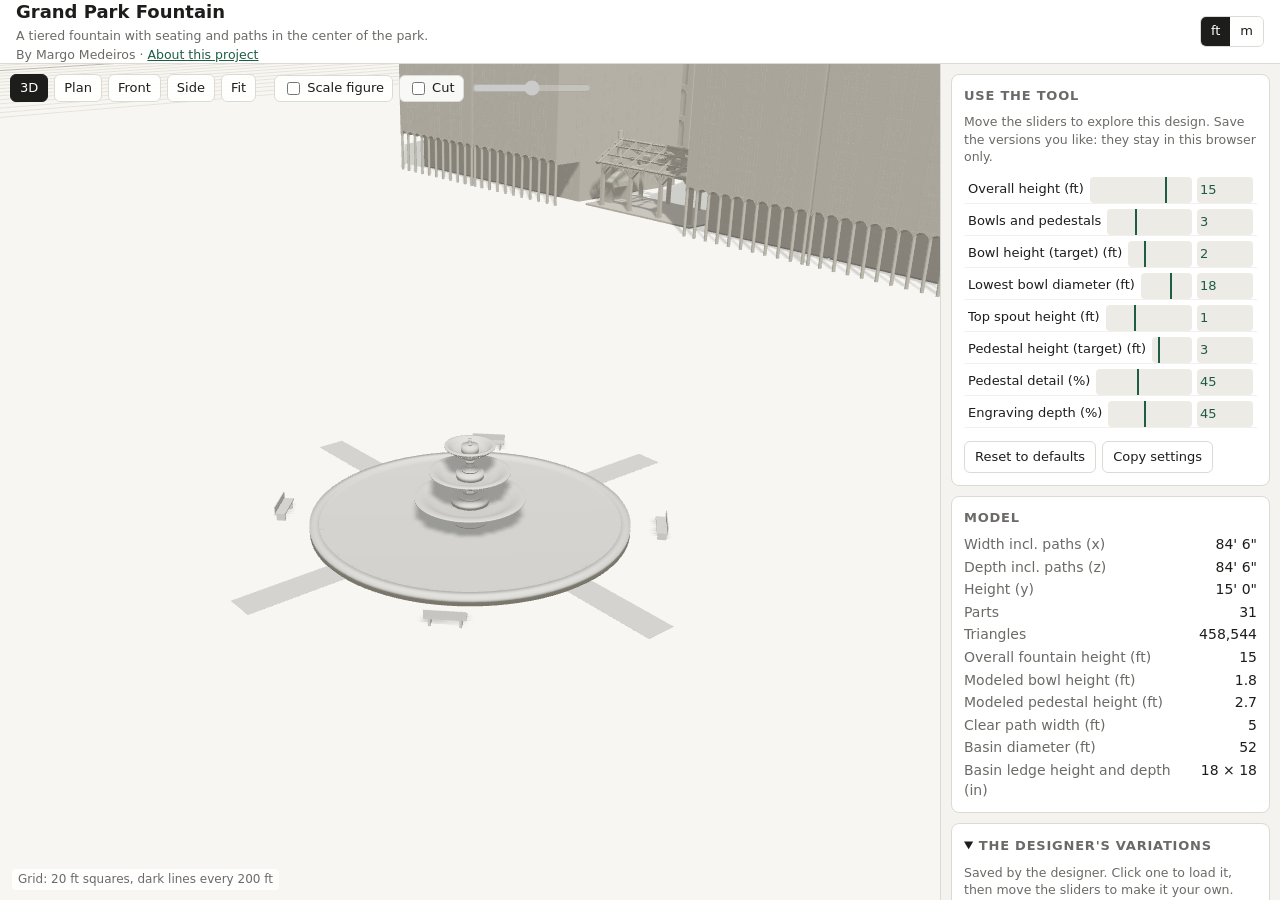
<file: generator/index.html>
<!doctype html>
<html lang="en">
<head>
  <meta charset="utf-8">
  <script>
    // When this page lives in a folder of a website (yoursite.com/generator) and is opened
    // without the final slash, point relative files at the folder anyway. (No redirect, so
    // hosts that strip slashes can't cause a loop.)
    (function () {
      var p = location.pathname;
      if (location.protocol === 'file:' || p.endsWith('/') || /\.[a-z0-9]+$/i.test(p)) return;
      var base = document.createElement('base');
      // "/generator/index" (some servers drop .html) means the folder; "/generator" is the folder too.
      base.href = /\/index$/i.test(p) ? p.replace(/index$/i, '') : p + '/';
      document.head.appendChild(base);
    })();
  </script>
  <meta name="viewport" content="width=device-width, initial-scale=1">
  <title>Generator</title>
  <meta name="description" content="A 3D generator: design rules that produce variations, built with an AI agent.">
  <link rel="stylesheet" href="./app/style.css">

  <!-- If someone double-clicks index.html, modules can't load. Explain instead of showing a blank page. -->
  <script>
    if (location.protocol === 'file:') {
      document.addEventListener('DOMContentLoaded', function () {
        document.body.innerHTML =
          '<div class="fileguard"><h1>This page needs a local server</h1>' +
          '<p>You opened <code>index.html</code> straight from your files. Browsers block 3D code that way.</p>' +
          '<p><b>Easiest:</b> ask your agent <i>"Start a local server for this folder and give me the link."</i></p>' +
          '<p><b>Or in a terminal inside this folder:</b></p>' +
          '<pre>npx --yes serve .</pre><p>then open the link it prints (usually http://localhost:3000).</p>' +
          '<p>Full steps are in README.md.</p></div>';
      });
    }
  </script>

  <script>
    // Very old browsers (Safari before 16.4) can't load this page. Say so instead of staying blank.
    if (location.protocol !== 'file:' && !(window.HTMLScriptElement && HTMLScriptElement.supports && HTMLScriptElement.supports('importmap'))) {
      document.addEventListener('DOMContentLoaded', function () {
        document.body.innerHTML = '<div class="fileguard"><h1>This browser is too old for this page</h1>' +
          '<p>Update your browser, or open the page in a current Chrome, Edge, Firefox or Safari.</p></div>';
      });
    }
  </script>
  <script type="importmap">
  {
    "imports": {
      "three": "./lib/three/three.module.js",
      "three/addons/": "./lib/three/addons/",
      "three/examples/jsm/": "./lib/three/addons/",
      "lil-gui": "./lib/lil-gui.esm.js"
    }
  }
  </script>
</head>
<body>
  <header class="topbar">
    <div class="titles">
      <h1 id="toolName">Generator</h1>
      <p id="toolDesc"></p>
      <p id="byline" class="byline" hidden></p>
    </div>
    <div class="topbar-right">
      <span id="liveBadge" class="badge" hidden title="This page reloads your generator by itself whenever generator.js changes.">Live reload on</span>
      <div class="seg" role="group" aria-label="Units">
        <button type="button" data-units="feet" class="on">ft</button>
        <button type="button" data-units="meters">m</button>
      </div>
    </div>
  </header>

  <main class="layout">
    <section class="stage" aria-label="3D view">
      <div id="viewport"></div>

      <div class="viewbar" role="toolbar" aria-label="View">
        <button type="button" data-view="3d" class="on">3D</button>
        <button type="button" data-view="plan">Plan</button>
        <button type="button" data-view="front">Front</button>
        <button type="button" data-view="side">Side</button>
        <button type="button" id="fitBtn" title="Frame the whole model">Fit</button>
        <span class="sep"></span>
        <label class="chk"><input type="checkbox" id="figureChk"> Scale figure</label>
        <label class="chk"><input type="checkbox" id="cutChk"> Cut</label>
        <input type="range" id="cutRange" min="0" max="1" step="0.001" value="0.5" disabled aria-label="Cut height">
        <span id="cutLabel" class="muted"></span>
      </div>

      <div id="gridLabel" class="gridlabel"></div>

      <div id="errorBox" class="errorbox" hidden role="alert">
        <div class="errorhead">
          <strong>Your generator has a problem</strong>
          <button type="button" id="errorClose" aria-label="Hide">×</button>
        </div>
        <p class="muted">The last working version is still showing. Copy the error and paste it to your agent.</p>
        <pre id="errorText"></pre>
        <button type="button" id="errorCopy" class="primary">Copy error for my agent</button>
      </div>

      <div id="toast" class="toast" hidden></div>
    </section>

    <aside class="panel">
      <section class="card">
        <h2>Use the tool</h2>
        <p class="hint" id="useHint">Move the sliders to make variations. To change what the tool <i>can</i> do, ask your agent to change <code>generator.js</code>, your definition.</p>
        <div id="guiHost"></div>
        <div class="row">
          <button type="button" id="resetBtn">Reset to defaults</button>
          <button type="button" id="copySettingsBtn" title="Copy the current slider values as text">Copy settings</button>
        </div>
      </section>

      <section class="card" id="warnCard" hidden>
        <h2>Rule checks</h2>
        <ul id="warnList" class="warnlist"></ul>
      </section>

      <section class="card">
        <h2>Model</h2>
        <dl id="statsList" class="stats"></dl>
      </section>

      <details class="card" id="featCard" open hidden>
        <summary><h2>The designer's variations</h2></summary>
        <p class="hint" id="featHint">Saved by the designer. Click one to load it, then move the sliders to make it your own.</p>
        <div id="featGrid" class="vargrid"></div>
      </details>

      <section class="card">
        <h2 id="varTitle">Variations</h2>
        <p class="hint">Save variation keeps the current design in this browser. Download PNG sheet makes one image of your saved designs and their slider settings.</p>
        <div class="row">
          <button type="button" id="saveVarBtn" class="primary">Save variation</button>
          <button type="button" id="sheetBtn">Download PNG sheet</button>
          <button type="button" id="exportVarBtn" title="Save your variations as variations.json, to publish them with your tool">Export for website</button>
        </div>
        <div id="varGrid" class="vargrid"></div>
        <p id="varEmpty" class="hint">Saved variations appear here. Click one to bring it back.</p>
      </section>

      <section class="card">
        <h2>Context</h2>
        <p class="hint">Bring in your own model (OBJ, STL or GLB from Rhino) to design around. It is never exported.</p>
        <div class="row">
          <button type="button" id="importBtn">Import model…</button>
          <label class="chk"><input type="checkbox" id="ctxShowChk" checked disabled> Show</label>
          <button type="button" id="ctxClearBtn" disabled>Remove</button>
        </div>
        <p id="ctxInfo" class="hint"></p>
        <input type="file" id="importFile" accept=".obj,.stl,.glb" hidden>
      </section>

      <section class="card">
        <h2>Export</h2>
        <div class="row">
          <button type="button" id="stlBtn" class="primary">STL for printing…</button>
          <button type="button" id="objBtn">OBJ for Rhino…</button>
          <button type="button" id="shotBtn">Screenshot</button>
        </div>
      </section>
    </aside>
  </main>

  <!-- Import dialog -->
  <dialog id="importDlg">
    <form method="dialog">
      <h2>Import a context model</h2>
      <p id="importName" class="muted"></p>
      <label>The file's units
        <select id="importUnits">
          <option value="feet">Feet</option>
          <option value="inches">Inches</option>
          <option value="meters">Meters</option>
          <option value="centimeters">Centimeters</option>
          <option value="millimeters">Millimeters</option>
        </select>
      </label>
      <label>Which way is up?
        <select id="importUp">
          <option value="z">Z is up (Rhino, most CAD)</option>
          <option value="y">Y is up (GLB, Blender exports, three.js)</option>
        </select>
      </label>
      <label>Heights
        <select id="importHeight">
          <option value="keep">Keep the file's heights (its 0 is the ground)</option>
          <option value="drop">Put its lowest point on the ground</option>
        </select>
      </label>
      <label class="chk"><input type="checkbox" id="importCenter" checked> Move it to the center of the grid (left/right and front/back only)</label>
      <p class="hint">Not sure about units? Pick one, turn on the scale figure, and import again if it looks wrong. If the model floats or sinks, import again and change Heights.</p>
      <menu>
        <button value="cancel" type="submit">Cancel</button>
        <button value="ok" type="submit" class="primary">Import</button>
      </menu>
    </form>
  </dialog>

  <!-- STL dialog -->
  <dialog id="stlDlg">
    <form method="dialog">
      <h2>Export STL for printing</h2>
      <label>Print scale
        <select id="stlScale">
          <option value="1">Full size (1:1)</option>
          <option value="12">1" = 1'-0" (1:12)</option>
          <option value="24">1/2" = 1'-0" (1:24)</option>
          <option value="48">1/4" = 1'-0" (1:48)</option>
          <option value="96">1/8" = 1'-0" (1:96)</option>
          <option value="192">1/16" = 1'-0" (1:192)</option>
          <option value="20">1:20</option>
          <option value="50">1:50</option>
          <option value="100">1:100</option>
          <option value="200">1:200</option>
          <option value="500">1:500</option>
        </select>
      </label>
      <p id="stlInfo"></p>
      <ul id="stlWarn" class="warnlist"></ul>
      <p class="hint">The file is in millimeters with Z up, which is what slicers expect. Only your design is exported, not the context, figure or ground. The thin-part check measures each part's overall size, so a thin wall inside a bigger shape can slip past it: always check the file in your slicer.</p>
      <menu>
        <button value="cancel" type="submit">Cancel</button>
        <button value="ok" type="submit" class="primary">Download STL</button>
      </menu>
    </form>
  </dialog>

  <!-- OBJ dialog -->
  <dialog id="objDlg">
    <form method="dialog">
      <h2>Export OBJ for Rhino</h2>
      <label>Units in the file
        <select id="objUnits">
          <option value="feet">Feet</option>
          <option value="inches">Inches</option>
          <option value="meters">Meters</option>
          <option value="millimeters">Millimeters</option>
        </select>
      </label>
      <p class="hint">Real size, Z up. In Rhino, set your document to the same units first (type <code>Units</code> in the command line), then File &gt; Import with "Map OBJ Y to Rhino Z" unchecked. The unit is in the file name so you don't forget.</p>
      <menu>
        <button value="cancel" type="submit">Cancel</button>
        <button value="ok" type="submit" class="primary">Download OBJ</button>
      </menu>
    </form>
  </dialog>

  <script type="module" src="./app/app.js"></script>
  <script>
    // If the tool's own files never load (usually a website that sends every address to its home page),
    // say so instead of leaving a blank page.
    setTimeout(function () {
      if (window.__appLoaded || location.protocol === 'file:') return;
      var stage = document.querySelector('.stage');
      if (stage) stage.innerHTML = '<div class="fileguard"><h1>The tool\'s files didn\'t load</h1>' +
        '<p>On your website: link to <code>generator/index.html</code>, keep the whole folder together, and for Lovable, Next.js or Vite put it inside <code>public/</code>. Some sites send every address to their home page; ask your agent to make an exception for the <code>generator</code> folder.</p>' +
        '<p>On your computer: refresh the page. If it still shows this, check the terminal running the server is open.</p></div>';
    }, 12000);
  </script>
</body>
</html>
</file>
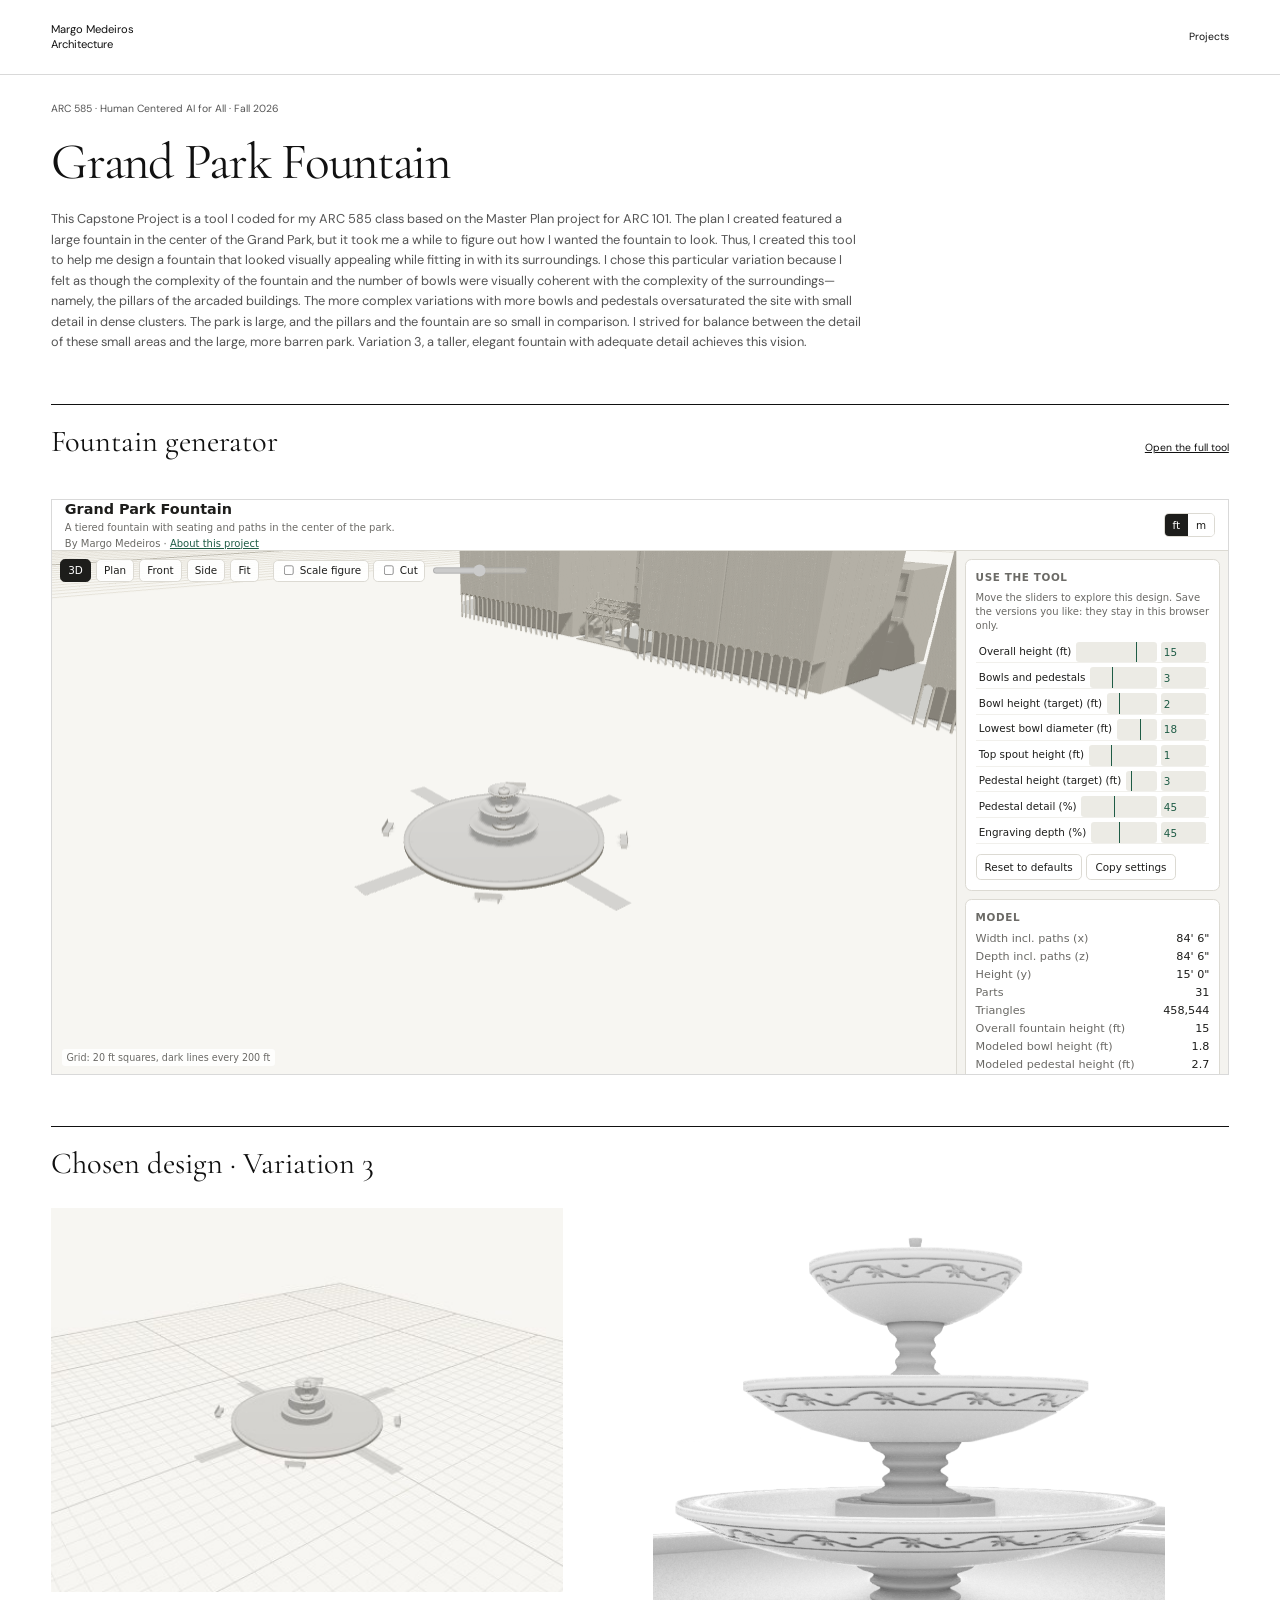
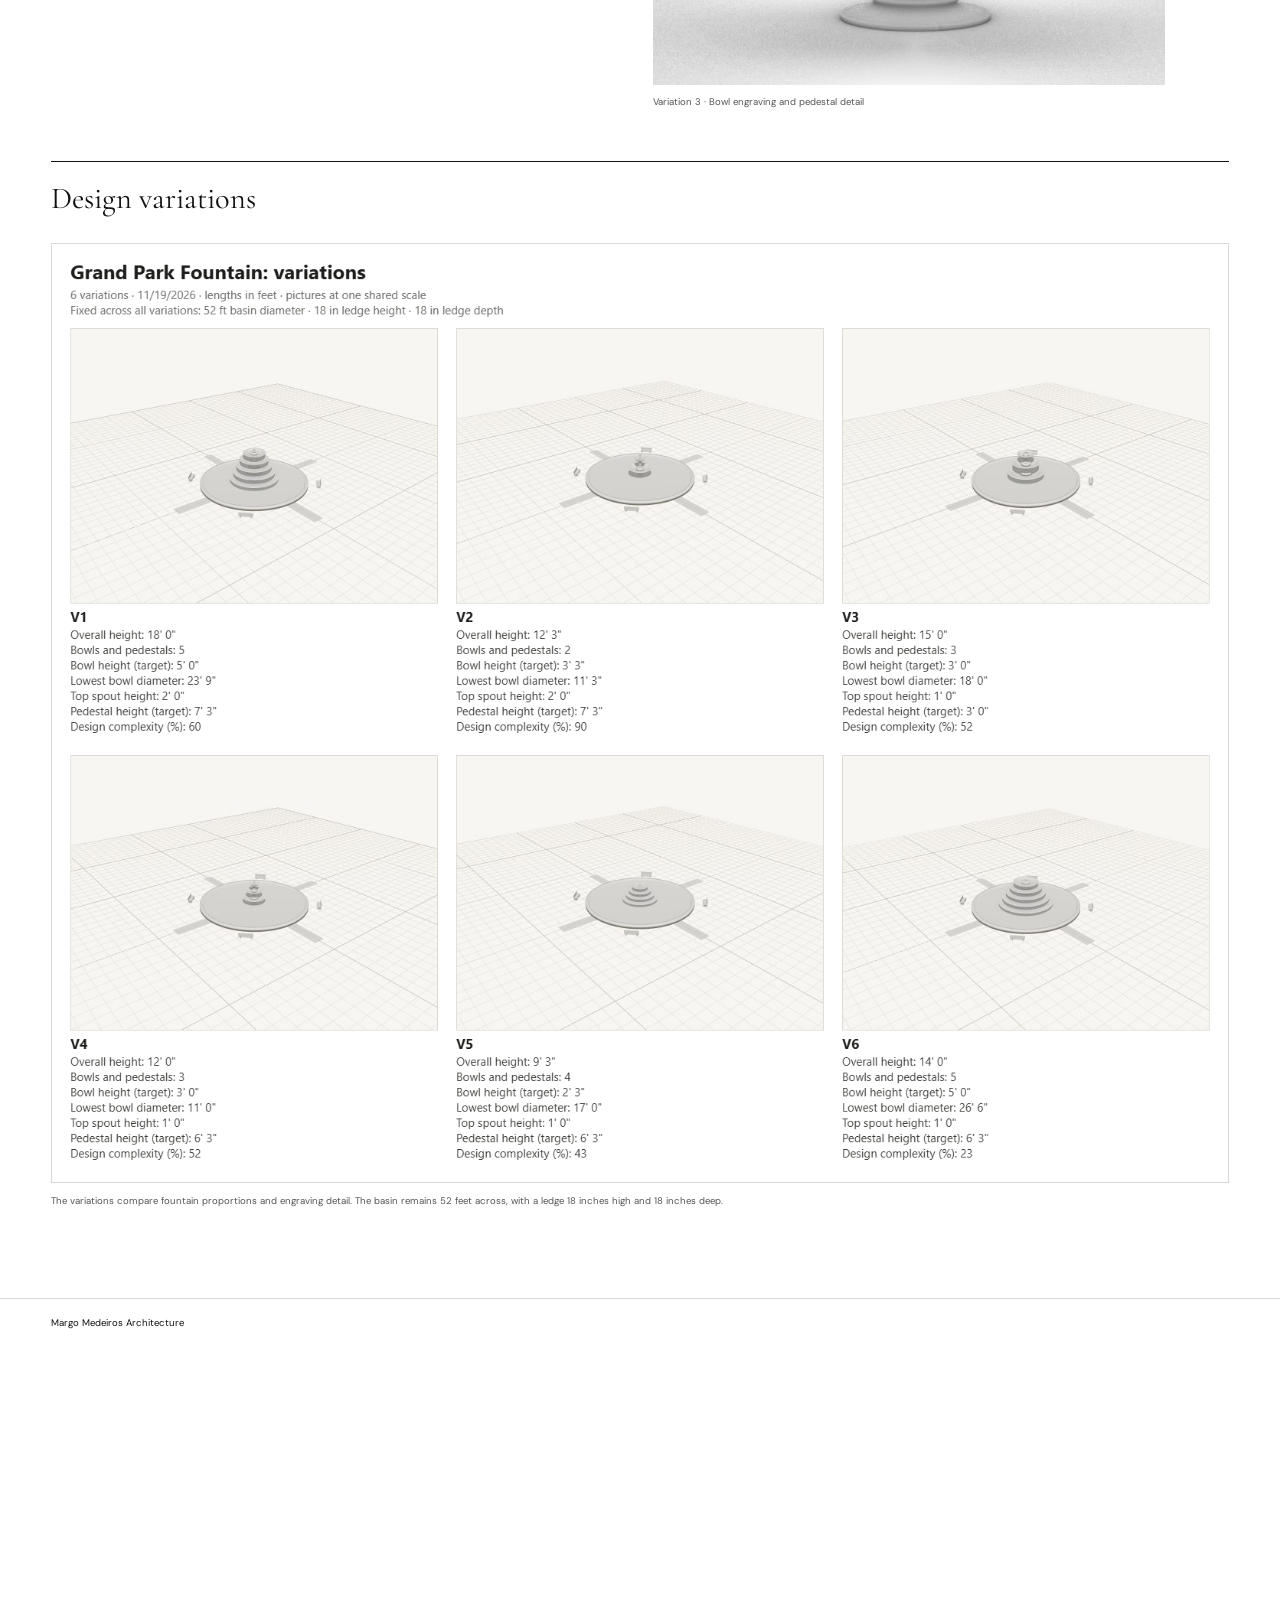
<file: grand-park-fountain.html>
<!doctype html>
<html lang="en">
<head>
  <meta charset="utf-8">
  <meta name="viewport" content="width=device-width,initial-scale=1">
  <title>Grand Park Fountain | Margo Medeiros Architecture</title>
  <meta name="description" content="Explore Margo Medeiros’s ARC 585 fountain generator, compare design variations, and see the fountain in its park context.">
  <meta property="og:title" content="Grand Park Fountain | Margo Medeiros Architecture">
  <meta property="og:description" content="An interactive study of a tiered fountain in its park setting.">
  <meta property="og:type" content="website">
  <meta property="og:image" content="https://margo-medeiros-architecture-alpha.vercel.app/images/grand-park-fountain/variation-3.jpg">
  <meta property="og:image:alt" content="Three-tier Grand Park Fountain with engraved bowls.">
  <link rel="preconnect" href="https://fonts.googleapis.com">
  <link rel="preconnect" href="https://fonts.gstatic.com" crossorigin>
  <link href="https://fonts.googleapis.com/css2?family=Cormorant+Garamond:wght@400;500&family=DM+Sans:wght@400;500&display=swap" rel="stylesheet">
  <link rel="stylesheet" href="styles.css">
</head>
<body>
  <a class="skip" href="#main">Skip to content</a>
  <header>
    <a class="brand" href="index.html">Margo Medeiros<span>Architecture</span></a>
    <nav aria-label="Main navigation"><a href="projects.html">Projects</a></nav>
  </header>
  <main id="main">
    <article class="case-study">
      <div class="case-introduction fountain-story">
        <p class="case-label">ARC 585 · Human Centered AI for All · Fall 2026</p>
        <h1>Grand Park Fountain</h1>
        <p>This Capstone Project is a tool I coded for my ARC 585 class based on the Master Plan project for ARC 101. The plan I created featured a large fountain in the center of the Grand Park, but it took me a while to figure out how I wanted the fountain to look. Thus, I created this tool to help me design a fountain that looked visually appealing while fitting in with its surroundings. I chose this particular variation because I felt as though the complexity of the fountain and the number of bowls were visually coherent with the complexity of the surroundings—namely, the pillars of the arcaded buildings. The more complex variations with more bowls and pedestals oversaturated the site with small detail in dense clusters. The park is large, and the pillars and the fountain are so small in comparison. I strived for balance between the detail of these small areas and the large, more barren park. Variation 3, a taller, elegant fountain with adequate detail achieves this vision.</p>
      </div>
      <section class="case-drawings" aria-labelledby="tool-title">
        <div class="drawing-heading">
          <h2 id="tool-title">Fountain generator</h2>
          <a href="generator/index.html">Open the full tool</a>
        </div>
        <iframe class="fountain-tool" src="generator/index.html" title="Grand Park Fountain interactive generator"></iframe>
      </section>
      <section class="case-drawings" aria-labelledby="chosen-title">
        <h2 id="chosen-title">Chosen design · Variation 3</h2>
        <div class="fountain-image-pair">
          <figure class="drawing-sheet">
            <img class="fountain-chosen" src="images/grand-park-fountain/variation-3.jpg" alt="Variation 3 of the tiered Grand Park Fountain." loading="lazy">
          </figure>
          <figure class="drawing-sheet">
            <img class="fountain-chosen" src="images/grand-park-fountain/variation-3-detail.png" width="775" height="721" alt="Close-up of the three fountain bowls with floral engraving and sculpted pedestals." loading="lazy">
            <figcaption>Variation 3 · Bowl engraving and pedestal detail</figcaption>
          </figure>
        </div>
      </section>
      <section class="case-drawings" aria-labelledby="variations-title">
        <h2 id="variations-title">Design variations</h2>
        <figure class="drawing-sheet">
          <a class="drawing-link" href="images/grand-park-fountain/variations.png">
            <img src="images/grand-park-fountain/variations.png" alt="Fountain variations at a shared scale, with notes on their dimensions and slider settings." loading="lazy">
          </a>
          <figcaption>The variations compare fountain proportions and engraving detail. The basin remains 52 feet across, with a ledge 18 inches high and 18 inches deep.</figcaption>
        </figure>
      </section>
    </article>
  </main>
  <footer><span>Margo Medeiros Architecture</span></footer>
</body>
</html>
</file>
<file: generator/app/style.css>
/* Generator Starter styles.
   To restyle, change the variables below (or ask your agent to match your BRAND.md / DESIGN.md). */
:root {
  --bg: #f4f3ef;
  --panel: #ffffff;
  --ink: #1d1d1b;
  --muted: #6b6a66;
  --line: #dcdad3;
  --accent: #1f5c46;       /* buttons, highlights */
  --accent-ink: #ffffff;
  --warn: #9a5b00;
  --warn-bg: #fff4e0;
  --err: #a1251b;
  --err-bg: #fdecea;
  --radius: 8px;
  --font: system-ui, -apple-system, "Segoe UI", Roboto, Helvetica, Arial, sans-serif;
  --panel-w: 340px;
}

* { box-sizing: border-box; }
html, body { margin: 0; height: 100%; }
body { accent-color: var(--accent); font-family: var(--font); color: var(--ink); background: var(--bg); font-size: 14px; line-height: 1.4; }
code { font-family: ui-monospace, Menlo, Consolas, monospace; font-size: 0.92em; background: #efeee8; padding: 0 3px; border-radius: 3px; }
h1, h2 { margin: 0; }
h2 { font-size: 13px; text-transform: uppercase; letter-spacing: 0.06em; color: var(--muted); margin-bottom: 8px; }
.muted { color: var(--muted); }
.hint { color: var(--muted); font-size: 12.5px; margin: 6px 0; }

button {
  font: inherit; font-size: 13px; cursor: pointer;
  background: var(--panel); color: var(--ink);
  border: 1px solid var(--line); border-radius: 6px; padding: 6px 10px;
}
button:hover:not(:disabled) { border-color: var(--ink); }
button:disabled { opacity: 0.45; cursor: not-allowed; }
button.primary { background: var(--accent); color: var(--accent-ink); border-color: var(--accent); }
button.primary:hover:not(:disabled) { filter: brightness(1.1); border-color: var(--accent); }
button:focus-visible, input:focus-visible, select:focus-visible { outline: 2px solid var(--accent); outline-offset: 2px; }

.topbar {
  display: flex; align-items: center; justify-content: space-between; gap: 12px;
  padding: 10px 16px; background: var(--panel); border-bottom: 1px solid var(--line);
  height: 64px;
}
.titles { min-width: 0; }
.titles h1 { font-size: 18px; white-space: nowrap; overflow: hidden; text-overflow: ellipsis; }
.titles p { margin: 2px 0 0; color: var(--muted); font-size: 12.5px; white-space: nowrap; overflow: hidden; text-overflow: ellipsis; }
.topbar-right { display: flex; align-items: center; gap: 10px; flex-shrink: 0; }
.badge { font-size: 12px; color: var(--accent); border: 1px solid var(--accent); border-radius: 999px; padding: 2px 8px; }

.seg { display: inline-flex; border: 1px solid var(--line); border-radius: 6px; overflow: hidden; }
.seg button { border: 0; border-radius: 0; padding: 5px 10px; }
.seg button.on { background: var(--ink); color: #fff; }

.layout { display: flex; height: calc(100% - 64px); }
.stage { position: relative; flex: 1; min-width: 0; }
#viewport { position: absolute; inset: 0; }
#viewport canvas { display: block; width: 100%; height: 100%; touch-action: none; }

.viewbar {
  position: absolute; top: 10px; left: 10px; right: 10px;
  display: flex; flex-wrap: wrap; align-items: center; gap: 6px;
  pointer-events: none;
}
.viewbar > * { pointer-events: auto; }
.viewbar button { padding: 4px 9px; background: rgba(255,255,255,0.92); }
.viewbar button.on { background: var(--ink); color: #fff; border-color: var(--ink); }
.viewbar .sep { width: 6px; }
.chk { display: inline-flex; align-items: center; gap: 4px; font-size: 13px; background: rgba(255,255,255,0.92); border: 1px solid var(--line); border-radius: 6px; padding: 3px 8px; }
.card .chk { background: transparent; border: 0; padding: 0; }
#cutRange { width: 120px; }

.gridlabel { position: absolute; left: 12px; bottom: 10px; font-size: 12px; color: var(--muted); background: rgba(255,255,255,0.85); padding: 2px 6px; border-radius: 4px; pointer-events: none; }

.errorbox {
  position: absolute; left: 12px; right: 12px; bottom: 40px; max-width: 720px;
  background: var(--err-bg); border: 1px solid var(--err); border-radius: var(--radius);
  padding: 10px 12px; box-shadow: 0 6px 24px rgba(0,0,0,0.12);
}
.errorhead { display: flex; justify-content: space-between; align-items: center; color: var(--err); }
.errorhead button { border: 0; background: transparent; font-size: 18px; line-height: 1; padding: 0 4px; color: var(--err); }
.errorbox pre { white-space: pre-wrap; word-break: break-word; max-height: 160px; overflow: auto; background: #fff; border: 1px solid #f2c4bf; border-radius: 6px; padding: 8px; font-size: 12px; margin: 6px 0 8px; }

.toast {
  position: absolute; left: 50%; top: 52px; transform: translateX(-50%);
  background: var(--ink); color: #fff; padding: 7px 14px; border-radius: 6px; font-size: 13px;
  box-shadow: 0 4px 16px rgba(0,0,0,0.2); max-width: 90%;
}

.panel {
  width: var(--panel-w); flex-shrink: 0; overflow-y: auto;
  background: var(--bg); border-left: 1px solid var(--line); padding: 10px;
}
.card { background: var(--panel); border: 1px solid var(--line); border-radius: var(--radius); padding: 12px; margin-bottom: 10px; }
.row { display: flex; flex-wrap: wrap; gap: 6px; margin-top: 8px; }

/* Slider panel (lil-gui), restyled to match the page */
#guiHost .lil-gui {
  --background-color: #ffffff; --text-color: var(--ink);
  --title-background-color: #ffffff; --title-text-color: var(--ink);
  --widget-color: #ecebe5; --hover-color: #e2e0d8; --focus-color: #d6d3c8;
  --number-color: var(--accent); --string-color: var(--accent);
  --font-family: var(--font); --font-size: 13px; --input-font-size: 13px;
  --name-width: 40%; --widget-height: 26px; --padding: 4px; --spacing: 5px;
  --slider-input-width: 30%; --slider-input-min-width: 56px; --color-input-width: 34%; --color-input-min-width: 74px; --widget-border-radius: 4px;
}
#guiHost .lil-gui.lil-root { width: 100%; }
#guiHost .lil-gui.lil-root > .lil-title { display: none; }
#guiHost .lil-gui .lil-controller .lil-name { white-space: normal; line-height: 1.15; padding-right: 6px; }
#guiHost .lil-gui .lil-controller { border-bottom: 1px solid #f1f0ec; }

.warnlist { margin: 0; padding-left: 18px; }
.warnlist li { color: var(--warn); margin: 4px 0; }
#warnCard { background: var(--warn-bg); border-color: #f0d9ad; }

.stats { display: grid; grid-template-columns: minmax(0, 1fr) auto; gap: 3px 10px; margin: 0; }
.stats dt { color: var(--muted); }
.stats dd { margin: 0; text-align: right; font-variant-numeric: tabular-nums; white-space: nowrap; max-width: 14em; overflow: hidden; text-overflow: ellipsis; }

.vargrid { display: grid; grid-template-columns: repeat(3, 1fr); gap: 6px; margin-top: 8px; }
.var { position: relative; border: 1px solid var(--line); border-radius: 6px; overflow: hidden; cursor: pointer; background: #fff; padding: 0; }
.var img { display: block; width: 100%; aspect-ratio: 4 / 3; object-fit: cover; }
.var span { display: block; font-size: 11.5px; padding: 2px 4px; text-align: left; }
.var.active { outline: 2px solid var(--accent); }
.var .del { position: absolute; top: 2px; right: 2px; width: 20px; height: 20px; padding: 0; line-height: 18px; font-size: 14px; border-radius: 50%; background: rgba(255,255,255,0.9); }

dialog { border: 1px solid var(--line); border-radius: var(--radius); padding: 18px; width: min(440px, 92vw); color: var(--ink); }
dialog::backdrop { background: rgba(0,0,0,0.35); }
dialog h2 { font-size: 16px; text-transform: none; letter-spacing: 0; color: var(--ink); margin-bottom: 10px; }
dialog label { display: block; margin: 10px 0; font-size: 13px; }
dialog label.chk { display: flex; }
dialog select { display: block; width: 100%; margin-top: 4px; font: inherit; padding: 6px; border: 1px solid var(--line); border-radius: 6px; background: #fff; }
dialog menu { display: flex; justify-content: flex-end; gap: 8px; padding: 0; margin: 14px 0 0; }

.fileguard { max-width: 620px; margin: 60px auto; padding: 24px; background: #fff; border: 1px solid var(--line); border-radius: var(--radius); }
.fileguard h1 { font-size: 22px; margin-bottom: 10px; }
.fileguard pre { background: #efeee8; padding: 10px; border-radius: 6px; }

/* Phones and narrow windows: stack the panel under the 3D view */
@media (max-width: 820px) {
  .topbar { height: auto; flex-wrap: wrap; }
  .layout { display: block; height: auto; }
  .stage { height: 62vh; min-height: 320px; }
  .panel { width: auto; border-left: 0; border-top: 1px solid var(--line); }
  .titles p { white-space: normal; }
}

.byline { margin: 2px 0 0; color: var(--muted); font-size: 12.5px; white-space: nowrap; overflow: hidden; text-overflow: ellipsis; }
.byline a { color: var(--accent); }

#featCard > summary { cursor: pointer; }
#featCard > summary h2 { display: inline; }
#featCard[open] > summary { margin-bottom: 8px; }
</file>
<file: styles.css>
*{box-sizing:border-box}html{scroll-behavior:smooth}body{margin:0;color:#111;background:#fff;font:16px/1.6 var(--body)}a{color:inherit;text-decoration:none}a:hover{text-decoration:underline}a:focus-visible{outline:3px solid #007784;outline-offset:5px}h1,h2,p,figure{margin:0}h1{font-family:var(--display);font-weight:400;line-height:.95;letter-spacing:-.045em}h2{font-weight:400;font-size:32px}header,main,footer{padding-left:5vw;padding-right:5vw}header{display:flex;justify-content:space-between;align-items:center;gap:24px;padding-top:28px;padding-bottom:28px}nav{display:flex;gap:24px;font-size:13px;flex-wrap:wrap}nav a[aria-current]{border-bottom:2px solid #00e5ff}.brand{font-size:14px;line-height:1.3}.brand span{display:block}.intro p{max-width:410px;color:#555;margin-top:24px}.cta{display:inline-block;background:#00e5ff;padding:12px 20px;margin-top:32px;font-size:14px}.placeholder{background:#d9d9d9;display:flex;align-items:center;justify-content:center;padding:24px;text-align:center;color:#333;font-size:12px;min-height:210px}figcaption{display:flex;justify-content:space-between;gap:16px;padding-top:12px;font-size:12px;color:#555}.section-label{font-size:13px;margin-bottom:24px}.about{border-top:1px solid #111;margin-top:64px;padding-top:32px;padding-bottom:64px;display:grid;grid-template-columns:1fr 2fr;gap:24px}.about p{color:#555}footer{border-top:1px solid #d9d9d9;padding-top:20px;padding-bottom:24px;display:flex;justify-content:space-between;gap:24px;font-size:12px}.skip{position:absolute;left:20px;top:-100px;background:#00e5ff;padding:12px;z-index:5}.skip:focus{top:10px}.review{font-size:11px;color:#555;letter-spacing:.04em}@media(max-width:700px){header{align-items:flex-start;flex-direction:column;padding-top:20px;gap:20px}header,main,footer{padding-left:20px;padding-right:20px}nav{gap:20px}nav a{padding:8px 0}h1{font-size:52px!important}.about{grid-template-columns:1fr}footer{flex-direction:column;gap:8px}.placeholder{min-height:230px}html{scroll-behavior:auto}}@media(prefers-reduced-motion:reduce){html{scroll-behavior:auto}}body{--display:"Cormorant Garamond",serif;--body:"DM Sans",sans-serif}header{border-bottom:1px solid #d9d9d9}.intro{padding-top:64px;padding-bottom:56px;display:grid;grid-template-columns:7fr 4fr;gap:8%}.intro h1{font-size:clamp(70px,7.8vw,120px);max-width:700px}.intro .copy{padding-top:36px}.gallery{display:grid;grid-template-columns:repeat(12,1fr);gap:48px 24px}.gallery figure:nth-child(1){grid-column:1/8}.gallery figure:nth-child(2){grid-column:9/13;margin-top:96px}.gallery figure:nth-child(3){grid-column:2/7}.gallery figure:first-child .placeholder{min-height:420px}.gallery figure:nth-child(3) .placeholder{min-height:290px}.section-label{border-top:1px solid #111;padding-top:16px}@media(max-width:700px){.intro{grid-template-columns:1fr;padding-top:40px;gap:0}.intro .copy{padding-top:0}.gallery{grid-template-columns:1fr;gap:32px}.gallery figure:nth-child(n){grid-column:1;margin-top:0}.gallery figure:first-child .placeholder{min-height:300px}}
[hidden]{display:none!important}header,main,footer{max-width:1600px;margin:auto}button,input{font:inherit}button{cursor:pointer;border:0;background:none;color:inherit}button:focus-visible,input:focus-visible{outline:3px solid #007784;outline-offset:4px}.cta{border:0;color:#111}.cta:hover{background:#00cadd;text-decoration:none}.menu-toggle{display:none}.logout{padding:0;font-size:13px}.page-heading{padding:64px 0 48px}.page-heading h1{font-size:88px}.page-heading p{margin-top:24px;color:#555}.projects-grid{display:grid;grid-template-columns:1fr 1fr;gap:48px 24px;padding-bottom:64px}.projects-grid .placeholder{min-height:320px}.project-copy{padding-top:16px}.project-copy h2{font:24px var(--display)}.project-copy p{font-size:14px;color:#555;margin-top:8px}.about-layout{display:grid;grid-template-columns:1fr 1.4fr;gap:64px;padding-bottom:64px}.portrait{min-height:440px}.biography h2{font:38px var(--display);margin-bottom:16px}.biography p{margin-bottom:32px;color:#555}.login-main{display:grid;grid-template-columns:1.2fr 1fr;gap:8%;padding-top:96px;padding-bottom:96px}.login-main h1{font-size:88px}.login-main p{color:#555;margin-top:24px}.login-form{max-width:420px}.field{display:grid;gap:8px;margin-bottom:24px}input{width:100%;border:1px solid #888;padding:14px;border-radius:0;background:#fff;color:#111}.login-form .cta{width:100%;margin-top:8px}.switch{margin-top:24px;text-decoration:underline;padding:8px 0}.status{font-size:14px;white-space:pre-line}.status[data-kind="error"]{color:#9b2222}.status[data-kind="success"]{color:#22603b}.login-note{font-size:13px}.auth-error{font-size:13px;color:#9b2222}.noscript{padding:24px}.login-form button:disabled{opacity:.55;cursor:wait}@media(max-width:700px){.menu-toggle{display:block;padding:10px;border:1px solid #111}header{flex-direction:row;flex-wrap:wrap;align-items:center}.site-nav{display:none;width:100%;flex-direction:column;gap:8px}.site-nav.is-open{display:flex}.logout{text-align:left;padding:8px 0;min-height:44px}.page-heading{padding:40px 0 32px}.projects-grid,.about-layout,.login-main{grid-template-columns:1fr}.projects-grid{gap:32px}.about-layout{gap:32px}.login-main{padding-top:40px;padding-bottom:48px;gap:40px}.portrait{min-height:300px}.login-form{max-width:none}body{font-size:15px}}

.gallery .model-photo{display:block;width:100%;height:auto}

.case-study{padding-bottom:64px}.case-opening{display:grid;grid-template-columns:1.15fr 1fr;gap:64px;align-items:start}.case-study img{display:block;width:100%;height:auto}.case-introduction{padding-top:32px}.case-label{font-size:13px;color:#555;margin-bottom:24px}.case-introduction h2{font:400 clamp(44px,5vw,72px)/1.05 var(--display);letter-spacing:-.025em;margin-bottom:24px}.case-introduction>p:not(.case-label){max-width:450px;color:#555}.case-photos,.case-drawings{margin-top:64px;border-top:1px solid #111;padding-top:24px}.case-study h2{font:400 38px/1.2 var(--display);margin:0 0 32px}.model-grid{display:grid;grid-template-columns:repeat(3,1fr);gap:24px}.drawing-sheet{margin-bottom:48px}.drawing-heading{display:flex;justify-content:space-between;align-items:baseline;gap:24px;margin-bottom:16px}.drawing-heading h3{font:400 24px var(--display);margin:0}.drawing-heading>a{font-size:13px;text-decoration:underline}.drawing-link{display:block;border:1px solid #d9d9d9}.drawing-sheet img{background:#fff}.sr-only{position:absolute;width:1px;height:1px;padding:0;margin:-1px;overflow:hidden;clip:rect(0,0,0,0);white-space:nowrap;border:0}@media(max-width:700px){.case-opening{grid-template-columns:1fr;gap:24px}.case-introduction{padding-top:0}.model-grid{grid-template-columns:1fr;gap:32px}.case-photos,.case-drawings{margin-top:48px}.drawing-heading{flex-wrap:wrap;gap:8px}.case-study h2{font-size:30px}}

.project-card{display:block;min-width:0}.project-card img{display:block;width:100%;height:auto}.project-card .case-label{margin:0 0 12px}.project-card .project-copy h2{font-size:38px}.project-card:hover{text-decoration:none}.project-card:hover h2,.project-card:focus-visible h2{text-decoration:underline;text-decoration-color:#00e5ff;text-underline-offset:8px}.project-cue{display:inline-block;border-bottom:2px solid #00e5ff}.project-back{padding:32px 0;font-size:13px}.case-introduction h1{font:400 clamp(44px,5vw,72px)/1.05 var(--display);letter-spacing:-.025em;margin-bottom:24px}

/* Balanced home gallery previews. */
.gallery{grid-template-columns:repeat(3,minmax(0,1fr));gap:24px;align-items:start}.gallery figure:nth-child(n){grid-column:auto;margin-top:0;width:100%;max-width:none}.gallery .model-photo,.gallery figure:nth-child(n) .placeholder{width:100%;height:min(30vw,420px);min-height:0}.gallery .model-photo{object-fit:contain;background:#333}.gallery figure:nth-child(n) .placeholder{aspect-ratio:3/4}@media(max-width:700px){.gallery{grid-template-columns:1fr;gap:32px}.gallery figure:nth-child(n){max-width:315px;justify-self:center}.gallery .model-photo,.gallery figure:nth-child(n) .placeholder{height:auto;aspect-ratio:3/4}}
.home-project-link{display:block}.home-project-link:hover{text-decoration:none}.home-project-link:hover figcaption{text-decoration:underline;text-decoration-color:#00e5ff;text-underline-offset:5px}.project-placeholder{min-height:420px}

.gallery .drawing-preview{display:block;width:100%;height:min(30vw,420px);object-fit:contain;background:#f5f5f5}.project-card .drawing-preview{height:auto;aspect-ratio:3/4;object-fit:contain;background:#f5f5f5}.project-reflection{max-width:760px;margin-bottom:32px;color:#555}.course-credit{margin-top:24px;font-size:14px}@media(max-width:700px){.gallery .drawing-preview{height:auto;aspect-ratio:3/4}}

/* Crop preview framing only; uniform enlargement preserves drawing proportions. */
.map-frame{overflow:hidden;background:#fff;height:min(30vw,420px)}.map-frame .drawing-preview,.project-card .map-frame .drawing-preview{width:100%;height:100%;aspect-ratio:auto;object-fit:cover;object-position:50% 48%;transform:scale(1.4)}.project-card .map-frame{height:auto;aspect-ratio:3/4}@media(max-width:700px){.gallery .map-frame{height:auto;aspect-ratio:3/4}}

/* Hide the bottom documentation footer while retaining the drawing scale. */
.portfolio-footer-crop{overflow:hidden;aspect-ratio:1800/1060}.case-study .portfolio-footer-crop img{display:block;width:100%;height:auto}

.gallery .sketch-preview{display:block;width:100%;height:min(30vw,420px);object-fit:contain;background:#fff}.project-card .sketch-preview{height:auto;aspect-ratio:3/4;object-fit:contain;background:#fff}.case-study .sketch-preview{width:100%;height:auto}@media(max-width:700px){.gallery .sketch-preview{height:auto;aspect-ratio:3/4}}

/* Uniform site display scale requested by the portfolio owner. */
html{zoom:.8}

/* Street Smarts covers focus on the right side; gallery retains the full drawing. */
.gallery .street-cover,.project-card .street-cover{object-fit:cover;object-position:right center}.case-study .street-cover{aspect-ratio:3/4;object-fit:cover;object-position:right center}

.map-frame .drawing-preview,.project-card .map-frame .drawing-preview{transform:none;object-position:center}.gallery .street-cover,.project-card .street-cover,.case-study .street-cover{object-position:center}
.fountain-tool{display:block;width:100%;height:80vh;min-height:480px;border:1px solid #d9d9d9}
.case-study img.fountain-chosen{max-width:640px}

.fountain-image-pair{display:grid;grid-template-columns:repeat(2,minmax(0,1fr));gap:clamp(12px,3vw,32px);align-items:start}
.fountain-image-pair .drawing-sheet{margin-bottom:0}
.case-introduction.fountain-story>p:not(.case-label){max-width:90ch}
</file>
